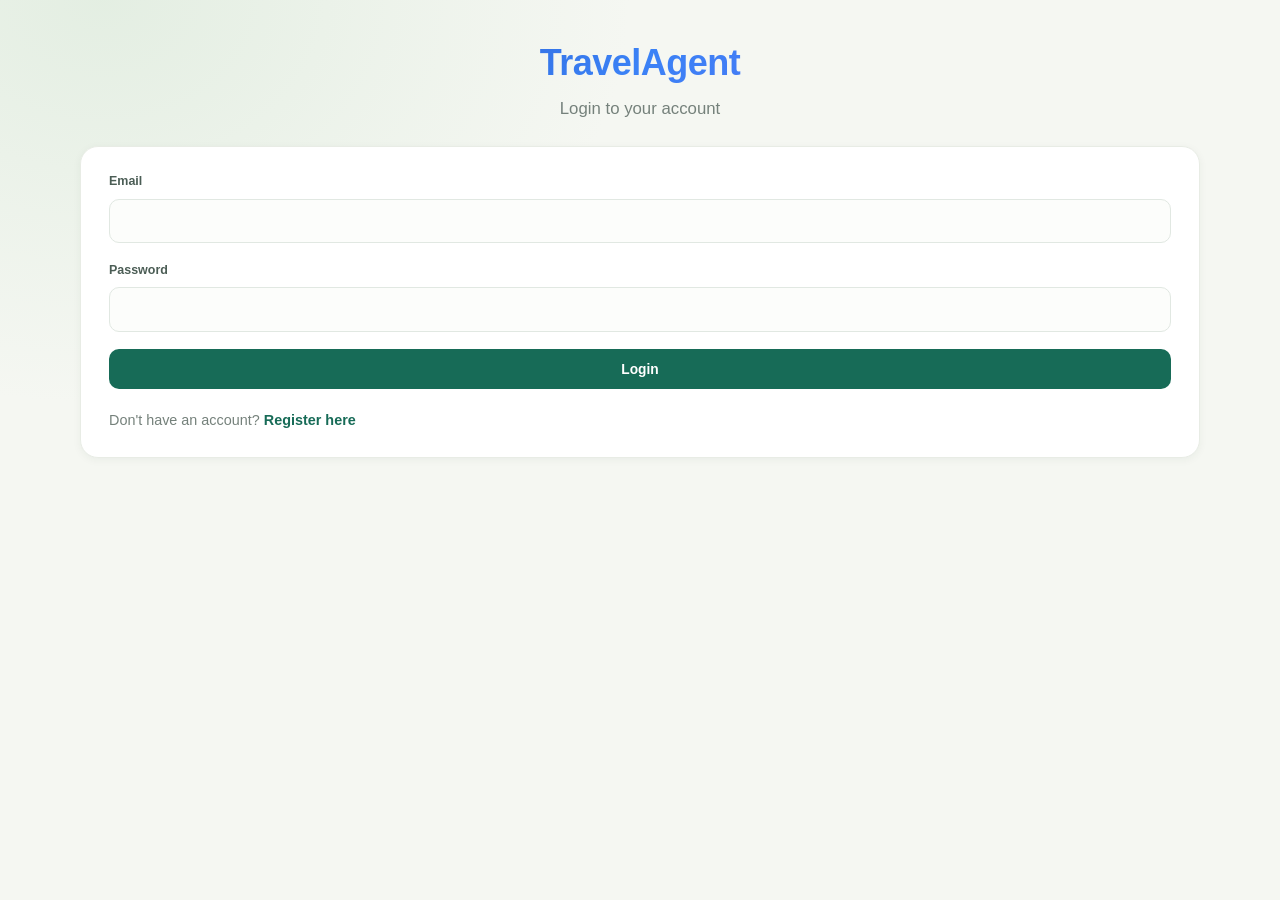
<file: frontend/index.html>
<!DOCTYPE html>
<html lang="en">
<head>
    <meta charset="UTF-8">
    <meta name="viewport" content="width=device-width, initial-scale=1.0">
    <title>TravelAgent — Your personal trip planner</title>
    <link rel="stylesheet" href="style.css">
</head>
<body>
    <div class="container">
        <header class="site-header">
            <a class="brand-lockup" href="index.html" aria-label="TravelAgent home">
                <span class="brand-mark" aria-hidden="true">✈</span>
                <span class="brand-copy">
                    <span class="header-badge">YOUR PERSONAL TRAVEL DESK</span>
                    <h1>TravelAgent</h1>
                </span>
            </a>
            <div class="header-note">
                <span class="header-note-icon" aria-hidden="true">✦</span>
                <p>Thoughtful trips start with<br><strong>a little inspiration.</strong></p>
            </div>
        </header>

        <main>
            <!-- Protected Area (Shown only when authenticated) -->
            <div id="protectedArea" class="hidden">
                <!-- User Bar Card -->
                <div class="card profile-card">
                    <div class="user-bar">
                        <div class="user-info">
                            <div class="user-avatar" id="userAvatar">U</div>
                            <div>
                                <h2 id="welcomeMessage" style="margin:0;">Welcome, Traveler</h2>
                                <span class="profile-caption"><span class="profile-caption-dot"></span> Your travel workspace</span>
                            </div>
                        </div>
                        <div class="actions">
                            <button id="checkConnectionBtn" class="secondary" title="Verify server health">⚡ Backend Status</button>
                            <button id="logoutBtn" class="danger" title="Sign out">Logout</button>
                        </div>
                    </div>
                    
                    <div id="statusArea" class="status-box hidden"></div>
                </div>

                <section class="card preferences-card" aria-labelledby="travelPreferencesTitle">
                    <div class="preferences-header">
                        <div>
                            <span class="section-eyebrow">MAKE IT YOURS</span>
                            <h2 id="travelPreferencesTitle">Travel Preferences</h2>
                            <p class="subtitle">Save recurring preferences to personalize future trip plans. You can edit or clear them anytime.</p>
                        </div>
                        <button id="clearPreferencesBtn" class="danger" type="button">Clear profile</button>
                    </div>
                    <div id="preferenceStatus" class="status-box hidden" role="status" aria-live="polite"></div>
                    <form id="preferenceForm" class="preferences-form">
                        <div class="form-group">
                            <label for="preferenceCategory">Preference type</label>
                            <select id="preferenceCategory" required>
                                <option value="destination">Destination or region</option>
                                <option value="budget">Usual budget range</option>
                                <option value="accommodation">Accommodation style</option>
                                <option value="interest">Interest</option>
                                <option value="transport">Transportation</option>
                                <option value="pace">Trip pace</option>
                                <option value="dietary">Dietary preference</option>
                                <option value="accessibility">Accessibility requirement</option>
                            </select>
                        </div>
                        <div id="preferenceChoices" class="preference-choice-area"></div>
                        <div id="preferenceCustomGroup" class="form-group">
                            <label id="preferenceValueLabel" for="preferenceValue">Preference</label>
                            <input id="preferenceValue" type="text" maxlength="300" placeholder="Add a custom preference">
                        </div>
                        <div id="preferenceDetailsGroup" class="form-group">
                            <label for="preferenceDetails">Additional details (optional)</label>
                            <input id="preferenceDetails" type="text" maxlength="200" placeholder="Anything else the planner should know?">
                        </div>
                        <div id="preferenceBudgetFields" class="preferences-budget hidden">
                            <p class="budget-helper">Your usual travel budget. This is a preference, not a mandatory budget for every trip.</p>
                            <div class="form-group">
                                <label for="preferenceBudgetBasis">Budget meaning</label>
                                <select id="preferenceBudgetBasis" required>
                                    <option value="">Choose total trip or per person</option>
                                    <option value="total_trip">Total budget for the entire trip</option>
                                    <option value="per_person">Budget per traveler</option>
                                </select>
                            </div>
                            <div class="form-group">
                                <label for="preferenceMin">Minimum amount</label>
                                <input id="preferenceMin" type="number" min="0" step="0.01">
                            </div>
                            <div class="form-group">
                                <label for="preferenceMax">Maximum amount</label>
                                <input id="preferenceMax" type="number" min="0" step="0.01">
                            </div>
                            <div class="form-group">
                                <label for="preferenceCurrency">Currency</label>
                                <select id="preferenceCurrency">
                                    <option value="INR">INR — Indian rupee</option>
                                    <option value="USD">USD — US dollar</option>
                                    <option value="EUR">EUR — Euro</option>
                                    <option value="GBP">GBP — Pound sterling</option>
                                </select>
                            </div>
                        </div>
                        <div class="actions">
                            <button id="savePreferenceBtn" type="submit">Save preference</button>
                            <button id="cancelPreferenceEditBtn" class="secondary hidden" type="button">Cancel edit</button>
                        </div>
                    </form>
                    <p id="emptyPreferences" class="preferences-empty">No saved preferences yet.</p>
                    <ul id="travelPreferencesList" class="preferences-list"></ul>
                </section>

                <!-- Master Agent Chat UI -->
                <section class="card planner-card" aria-labelledby="plannerTitle">
                    <div class="ws-controls-wrapper">
                        <div>
                            <span class="section-eyebrow">A BETTER WAY TO GET THERE</span>
                            <h2 id="plannerTitle">Where would you like to go?</h2>
                            <p class="subtitle planner-subtitle">Tell your travel assistant what you have in mind. We’ll help shape the rest.</p>
                        </div>
                        <div class="planner-connection">
                            <div class="ws-status-indicator">
                                <span id="wsStatusDot" class="status-dot disconnected"></span>
                                <span id="wsStatusText" class="badge disconnected">Disconnected</span>
                            </div>
                            <div class="ws-controls">
                                <button id="wsConnectBtn">Connect</button>
                                <button id="wsDisconnectBtn" class="secondary" disabled>Disconnect</button>
                            </div>
                        </div>
                    </div>

                    <!-- Dynamic Quick Prompt Chips -->
                    <div class="prompt-section">
                        <p class="prompt-label">A few ideas to get you started</p>
                        <div class="quick-prompts" id="quickPrompts">
                        <span class="quick-chip" data-prompt="Plan an international trip to Singapore from Bengaluru from May 5, 2027 to May 12, 2027 for 2 adults">🇸🇬 Singapore from BLR (May 2027)</span>
                        <span class="quick-chip" data-prompt="Plan a trip to Goa from Delhi from January 10, 2027 to January 14, 2027 for 2 adults">🏖️ Goa from Delhi (Jan 2027)</span>
                        <span class="quick-chip" data-prompt="Plan a trip to Dubai from Delhi from March 15, 2027 to March 20, 2027 for 2 adults">🏙️ Dubai from Delhi (Mar 2027)</span>
                        <span class="quick-chip" data-prompt="Plan a trip to Mumbai from Dehradun from December 27, 2026 to December 31, 2026 for 4 adults">🌊 Mumbai from Dehradun (Dec 2026)</span>
                        </div>
                    </div>

                    <div class="ws-chat-area">
                        <div id="wsMessages" class="messages-container"></div>
                        <div class="ws-input-area">
                            <input type="text" id="wsInput" placeholder="Describe your trip (e.g. Goa from Delhi Jan 10-14, 2027 for 2 adults)..." disabled>
                            <button id="wsSendBtn" disabled>
                                <span>Send</span> ➔
                            </button>
                        </div>
                        <p class="input-hint">Connect to your travel assistant to start planning.</p>
                    </div>
                </section>
            </div>

            <!-- Loading State -->
            <div id="loadingArea" class="card loading-card">
                <div class="loading-mark" aria-hidden="true">✈</div>
                <h2>Getting your travel desk ready</h2>
                <p>Verifying your secure session, please wait.</p>
            </div>
        </main>
    </div>
    
    <script src="auth.js"></script>
    <script src="travel_preferences.js"></script>
    <script src="script.js"></script>
    <script src="ws.js"></script>
    <script src="checkout.js"></script>
</body>
</html>
</file>
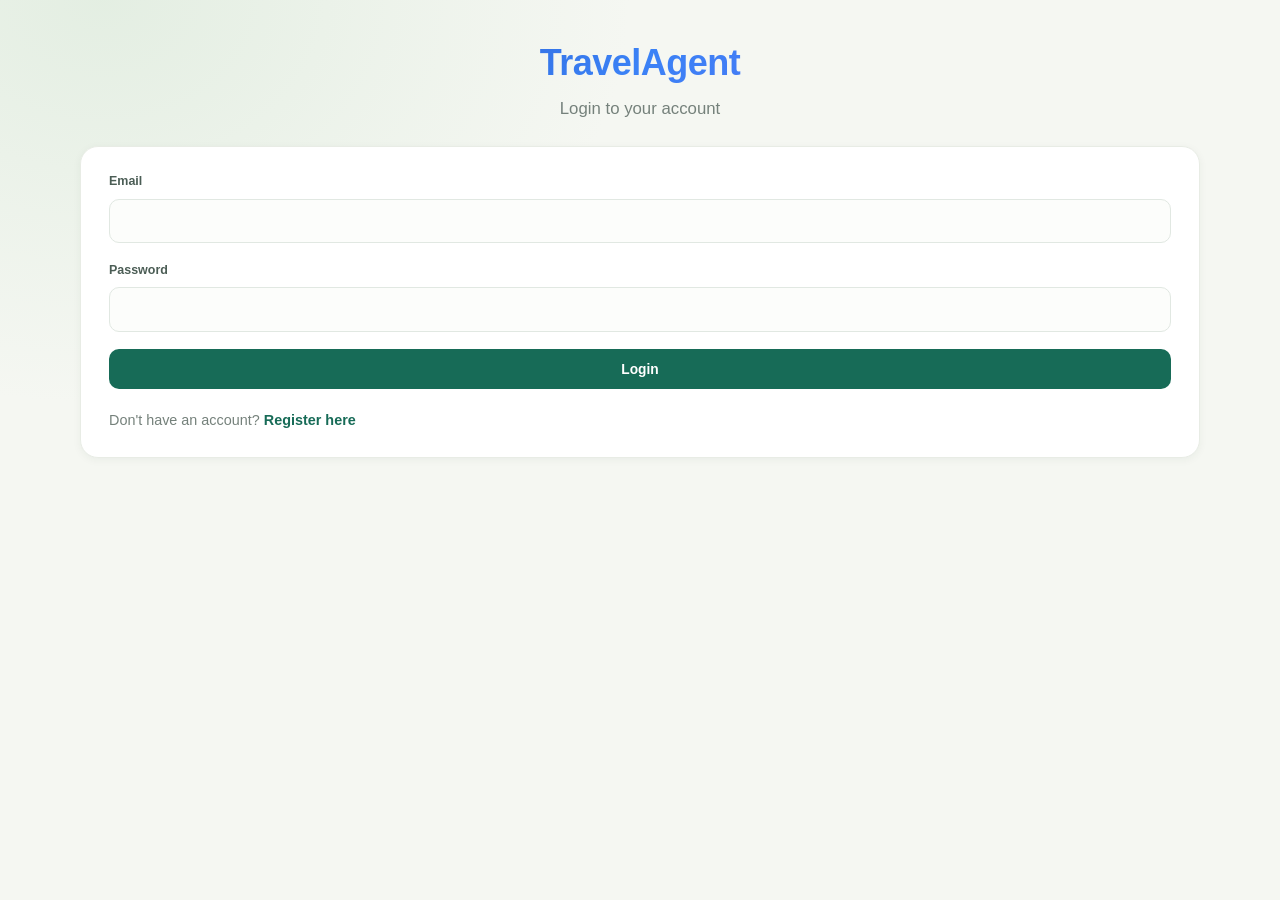
<file: frontend/login.html>
<!DOCTYPE html>
<html lang="en">
<head>
    <meta charset="UTF-8">
    <meta name="viewport" content="width=device-width, initial-scale=1.0">
    <title>Login - TravelAgent</title>
    <link rel="stylesheet" href="style.css">
</head>
<body>
    <div class="container">
        <header>
            <h1>TravelAgent</h1>
            <p>Login to your account</p>
        </header>

        <main>
            <div class="card">
                <form id="loginForm" class="auth-form">
                    <div class="form-group">
                        <label for="email">Email</label>
                        <input type="email" id="email" name="email" autocomplete="username" required>
                    </div>
                    <div class="form-group">
                        <label for="password">Password</label>
                        <input type="password" id="password" name="password" autocomplete="current-password" required>
                    </div>
                    
                    <button type="submit">Login</button>
                    
                    <div id="authStatusArea" class="status-box hidden"></div>
                </form>
                
                <div class="auth-links">
                    <p>Don't have an account? <a href="register.html">Register here</a></p>
                </div>
            </div>
        </main>
    </div>
    
    <script src="auth.js"></script>
    <script>
        document.getElementById('loginForm').addEventListener('submit', async (e) => {
            e.preventDefault();
            await loginUser();
        });
    </script>
</body>
</html>
</file>
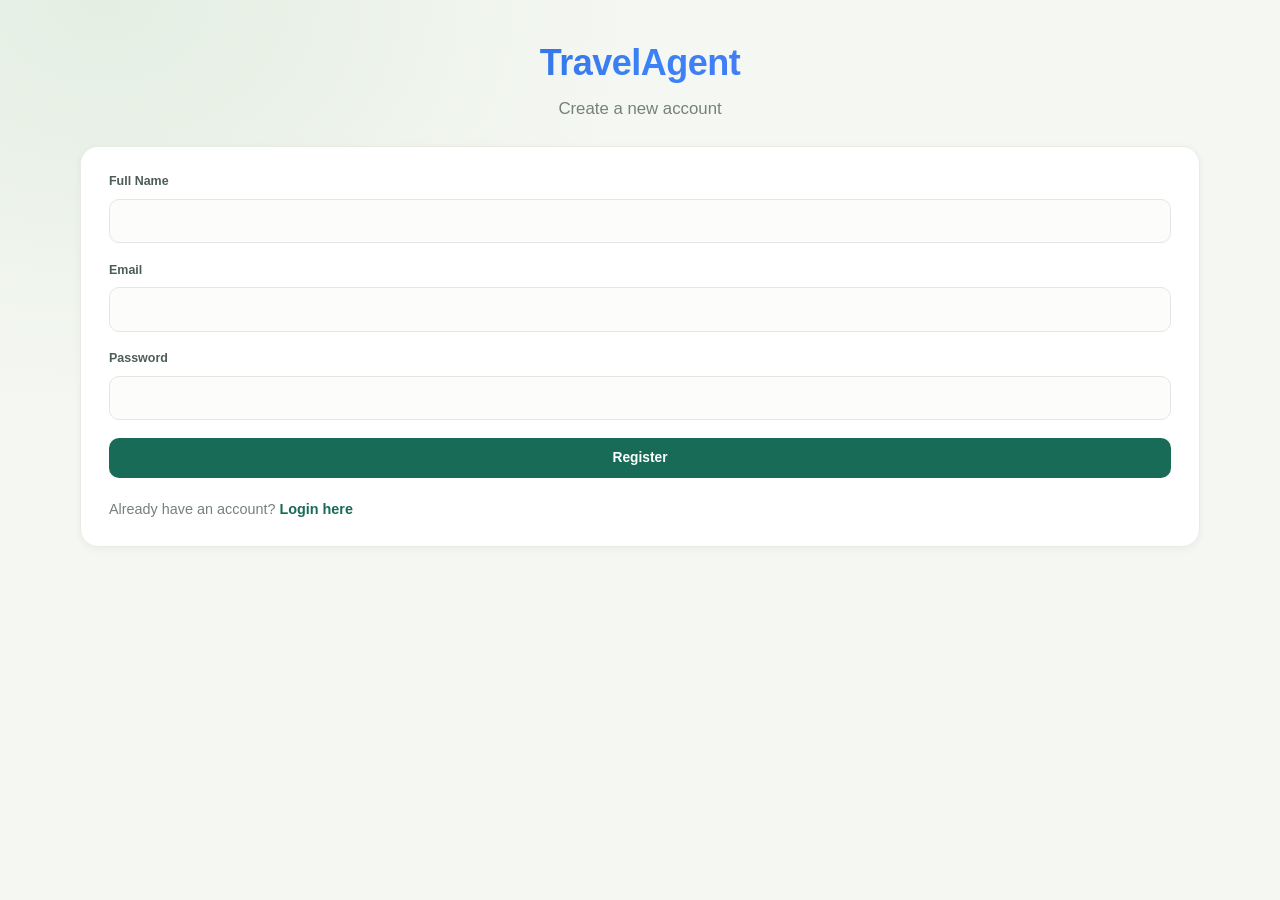
<file: frontend/register.html>
<!DOCTYPE html>
<html lang="en">
<head>
    <meta charset="UTF-8">
    <meta name="viewport" content="width=device-width, initial-scale=1.0">
    <title>Register - TravelAgent</title>
    <link rel="stylesheet" href="style.css">
</head>
<body>
    <div class="container">
        <header>
            <h1>TravelAgent</h1>
            <p>Create a new account</p>
        </header>

        <main>
            <div class="card">
                <form id="registerForm" class="auth-form">
                    <div class="form-group">
                        <label for="name">Full Name</label>
                        <input type="text" id="name" name="name" autocomplete="name" required>
                    </div>
                    <div class="form-group">
                        <label for="email">Email</label>
                        <input type="email" id="email" name="email" autocomplete="email" required>
                    </div>
                    <div class="form-group">
                        <label for="password">Password</label>
                        <input type="password" id="password" name="password" autocomplete="new-password" required>
                    </div>
                    
                    <button type="submit">Register</button>
                    
                    <div id="authStatusArea" class="status-box hidden"></div>
                </form>
                
                <div class="auth-links">
                    <p>Already have an account? <a href="login.html">Login here</a></p>
                </div>
            </div>
        </main>
    </div>
    
    <script src="auth.js"></script>
    <script>
        document.getElementById('registerForm').addEventListener('submit', async (e) => {
            e.preventDefault();
            await registerUser();
        });
    </script>
</body>
</html>
</file>
<file: frontend/style.css>
:root {
    --primary-color: #3b82f6;
    --primary-hover: #2563eb;
    --primary-light: #eff6ff;
    --secondary-color: #ef4444;
    --secondary-hover: #dc2626;
    --accent-purple: #8b5cf6;
    --accent-emerald: #10b981;
    --bg-gradient: linear-gradient(135deg, #f0f4f8 0%, #e2e8f0 100%);
    --card-bg: rgba(255, 255, 255, 0.95);
    --card-border: rgba(226, 232, 240, 0.8);
    --text-color: #0f172a;
    --text-muted: #64748b;
    --border-radius: 12px;
    --border-radius-sm: 8px;
    --shadow-sm: 0 1px 3px rgba(0, 0, 0, 0.05);
    --shadow-md: 0 4px 6px -1px rgba(0, 0, 0, 0.07), 0 2px 4px -2px rgba(0, 0, 0, 0.05);
    --shadow-lg: 0 10px 25px -3px rgba(0, 0, 0, 0.08), 0 4px 6px -4px rgba(0, 0, 0, 0.04);
    --transition: all 0.2s cubic-bezier(0.4, 0, 0.2, 1);
}

* {
    box-sizing: border-box;
    margin: 0;
    padding: 0;
}

body {
    font-family: -apple-system, BlinkMacSystemFont, 'Segoe UI', Roboto, Helvetica, Arial, sans-serif;
    background: var(--bg-gradient);
    color: var(--text-color);
    line-height: 1.6;
    min-height: 100vh;
    display: flex;
    justify-content: center;
    align-items: flex-start;
    padding: 20px 10px;
}

.container {
    max-width: 1120px;
    width: 100%;
    margin: 0 auto;
    padding: 10px;
}

header {
    text-align: center;
    margin-bottom: 1.5rem;
    position: relative;
}

.header-badge {
    display: inline-flex;
    align-items: center;
    gap: 6px;
    padding: 4px 12px;
    background: #e0e7ff;
    color: #4338ca;
    border-radius: 20px;
    font-size: 0.8rem;
    font-weight: 600;
    margin-bottom: 8px;
    letter-spacing: 0.5px;
}

h1 {
    background: linear-gradient(135deg, #1e40af, #3b82f6, #6366f1);
    -webkit-background-clip: text;
    -webkit-text-fill-color: transparent;
    font-size: 2.25rem;
    font-weight: 800;
    letter-spacing: -0.5px;
    margin-bottom: 0.25rem;
}

header p {
    color: var(--text-muted);
    font-size: 1.05rem;
}

/* Card Component */
.card {
    background: var(--card-bg);
    backdrop-filter: blur(8px);
    border: 1px solid var(--card-border);
    padding: 1.5rem;
    border-radius: var(--border-radius);
    box-shadow: var(--shadow-md);
    margin-bottom: 1.5rem;
    transition: var(--transition);
}

.card:hover {
    box-shadow: var(--shadow-lg);
}

.card h2 {
    color: #1e293b;
    font-size: 1.35rem;
    font-weight: 700;
    margin-bottom: 0.5rem;
}

/* Top bar / user profile card */
.user-bar {
    display: flex;
    justify-content: space-between;
    align-items: center;
    flex-wrap: wrap;
    gap: 12px;
}

.user-info {
    display: flex;
    align-items: center;
    gap: 10px;
}

.user-avatar {
    width: 40px;
    height: 40px;
    border-radius: 50%;
    background: linear-gradient(135deg, #3b82f6, #8b5cf6);
    color: white;
    display: flex;
    align-items: center;
    justify-content: center;
    font-weight: 700;
    font-size: 1.1rem;
    box-shadow: var(--shadow-sm);
}

/* Buttons */
button {
    background-color: var(--primary-color);
    color: white;
    border: none;
    padding: 9px 18px;
    font-size: 0.95rem;
    border-radius: var(--border-radius-sm);
    cursor: pointer;
    font-weight: 600;
    display: inline-flex;
    align-items: center;
    justify-content: center;
    gap: 6px;
    transition: var(--transition);
    box-shadow: var(--shadow-sm);
}

button:hover:not(:disabled) {
    background-color: var(--primary-hover);
    transform: translateY(-1px);
    box-shadow: var(--shadow-md);
}

button:active:not(:disabled) {
    transform: translateY(0);
}

button.secondary {
    background-color: #64748b;
}

button.secondary:hover:not(:disabled) {
    background-color: #475569;
}

button.danger {
    background-color: var(--secondary-color);
}

button.danger:hover:not(:disabled) {
    background-color: var(--secondary-hover);
}

button:disabled {
    background-color: #cbd5e1;
    color: #94a3b8;
    cursor: not-allowed;
    box-shadow: none;
    transform: none;
}

.actions {
    display: flex;
    gap: 8px;
    flex-wrap: wrap;
}

/* Status / Alert Box */
.status-box {
    margin-top: 1rem;
    padding: 0.85rem 1rem;
    border-radius: var(--border-radius-sm);
    font-size: 0.875rem;
    line-height: 1.5;
    animation: fadeIn 0.3s ease-in-out;
}

.status-box.hidden { display: none; }

.status-box.success {
    background-color: #ecfdf5;
    color: #065f46;
    border: 1px solid #a7f3d0;
}

.status-box.error {
    background-color: #fef2f2;
    color: #991b1b;
    border: 1px solid #fecaca;
}

/* Forms */
.auth-form {
    display: flex;
    flex-direction: column;
    gap: 1.1rem;
    text-align: left;
}

.form-group {
    display: flex;
    flex-direction: column;
    gap: 0.4rem;
}

.form-group label {
    font-size: 0.9rem;
    font-weight: 600;
    color: #334155;
}

.form-group input {
    padding: 11px 14px;
    border: 1px solid #cbd5e1;
    border-radius: var(--border-radius-sm);
    font-size: 0.95rem;
    transition: var(--transition);
}

.form-group input:focus {
    outline: none;
    border-color: var(--primary-color);
    box-shadow: 0 0 0 3px rgba(59, 130, 246, 0.2);
}

.preferences-header {
    display: flex;
    justify-content: space-between;
    align-items: flex-start;
    gap: 12px;
    margin-bottom: 1rem;
}

.preferences-header h2 {
    margin-bottom: 0.25rem;
}

.preferences-form {
    display: grid;
    grid-template-columns: repeat(auto-fit, minmax(180px, 1fr));
    gap: 0.85rem;
    align-items: end;
}

.preferences-form select,
.preferences-form input {
    width: 100%;
    min-height: 42px;
    padding: 9px 12px;
    border: 1px solid #cbd5e1;
    border-radius: var(--border-radius-sm);
    background: white;
    font: inherit;
}

.preferences-budget {
    display: grid;
    grid-template-columns: repeat(auto-fit, minmax(160px, 1fr));
    gap: 0.85rem;
    grid-column: 1 / -1;
    padding: 1rem;
    background: #f8fbff;
    border: 1px solid #dbeafe;
    border-radius: var(--border-radius-sm);
}

.preferences-budget.hidden {
    display: none;
}

.preferences-form .actions {
    grid-column: 1 / -1;
}

.preferences-form .form-group input,
.preferences-form .form-group select,
#preferenceChoices select {
    width: 100%;
    min-height: 42px;
    padding: 9px 12px;
    border: 1px solid #cbd5e1;
    border-radius: var(--border-radius-sm);
    background: #fff;
    font: inherit;
}

.preferences-form input:focus-visible,
.preferences-form select:focus-visible,
.preference-image-option:focus-within,
.preference-chip-option:focus-within {
    outline: 3px solid rgba(59, 130, 246, 0.35);
    outline-offset: 2px;
}

.budget-helper {
    grid-column: 1 / -1;
    color: var(--text-muted);
    font-size: 0.86rem;
}

.preference-choice-area {
    grid-column: 1 / -1;
}

.preference-choice-group {
    min-width: 0;
    border: 0;
}

.preference-choice-group legend {
    font-size: 0.9rem;
    font-weight: 650;
    color: #334155;
    margin-bottom: 0.55rem;
}

.preference-image-options {
    display: grid;
    grid-template-columns: repeat(auto-fit, minmax(145px, 1fr));
    gap: 0.65rem;
}

.preference-image-option {
    position: relative;
    display: flex;
    flex-direction: column;
    gap: 0.45rem;
    overflow: hidden;
    border: 1px solid #dbe3ee;
    border-radius: 10px;
    background: #fff;
    cursor: pointer;
    transition: var(--transition);
}

.preference-image-option:has(input:checked) {
    border-color: var(--primary-color);
    box-shadow: 0 0 0 2px rgba(59, 130, 246, 0.16);
    background: #f5f9ff;
}

.preference-image-option img {
    display: block;
    width: 100%;
    height: 78px;
    object-fit: cover;
    background: #eff6ff;
}

.preference-image-option input,
.preference-chip-option input {
    accent-color: var(--primary-color);
}

.preference-image-option span,
.preference-image-option small {
    padding: 0 0.65rem;
}

.preference-image-option span {
    color: #1e293b;
    font-weight: 650;
}

.preference-image-option small {
    padding-bottom: 0.65rem;
    color: var(--text-muted);
    line-height: 1.35;
}

.preference-chip-options {
    display: flex;
    flex-wrap: wrap;
    gap: 0.55rem;
}

.preference-chip-option {
    display: inline-flex;
    align-items: center;
    gap: 0.4rem;
    padding: 0.45rem 0.7rem;
    border: 1px solid #dbe3ee;
    border-radius: 999px;
    background: #fff;
    color: #334155;
    cursor: pointer;
}

.preference-chip-option:has(input:checked) {
    border-color: #60a5fa;
    background: #eff6ff;
    color: #1d4ed8;
}

.preferences-empty {
    margin-top: 1rem;
    color: var(--text-muted);
    font-size: 0.9rem;
}

.preferences-list {
    display: grid;
    gap: 0.6rem;
    list-style: none;
    margin-top: 1rem;
}

.preference-item {
    display: flex;
    justify-content: space-between;
    align-items: center;
    gap: 1rem;
    padding: 0.75rem 0.9rem;
    border: 1px solid #e2e8f0;
    border-radius: var(--border-radius-sm);
    background: #f8fafc;
}

.preference-item-title {
    font-weight: 600;
    color: #334155;
}

.preference-item-value {
    color: var(--text-muted);
    overflow-wrap: anywhere;
}

.hotel-options-grid {
    display: grid;
    grid-template-columns: repeat(auto-fit, minmax(260px, 1fr));
    gap: 12px;
    margin-top: 10px;
}

.hotel-option-card {
    overflow: hidden;
    border: 1px solid #dbe3ee;
    border-radius: 10px;
    background: #fff;
    box-shadow: var(--shadow-sm);
}

.hotel-option-image {
    display: block;
    width: 100%;
    height: 170px;
    object-fit: cover;
    background: #eff6ff;
}

.hotel-option-content {
    padding: 12px;
}

.hotel-price-note {
    margin-top: 4px;
    color: #64748b;
    font-size: 0.76rem;
}

.flight-option-card {
    display: flex;
    align-items: center;
    gap: 12px;
    padding: 10px;
    border: 1px solid #dbe3ee;
    border-radius: 9px;
    background: #f8fafc;
}

.flight-placeholder {
    flex: 0 0 128px;
    width: 128px;
    height: 58px;
    object-fit: cover;
    border-radius: 6px;
    background: #eff6ff;
}

.flight-option-content {
    min-width: 0;
    flex: 1;
}

@media (max-width: 520px) {
    .preferences-header,
    .preference-item {
        align-items: stretch;
        flex-direction: column;
    }
}

.auth-links {
    margin-top: 1.25rem;
    font-size: 0.9rem;
    color: var(--text-muted);
}

.auth-links a {
    color: var(--primary-color);
    text-decoration: none;
    font-weight: 600;
}

.auth-links a:hover {
    text-decoration: underline;
}

.hidden {
    display: none !important;
}

/* WebSocket Controls & Top Row */
.ws-controls-wrapper {
    display: flex;
    justify-content: space-between;
    align-items: center;
    flex-wrap: wrap;
    gap: 12px;
    padding-bottom: 12px;
    margin-bottom: 12px;
    border-bottom: 1px solid #e2e8f0;
}

.ws-controls {
    display: flex;
    gap: 8px;
}

.ws-status-indicator {
    display: flex;
    align-items: center;
    gap: 8px;
    font-size: 0.85rem;
    font-weight: 600;
}

.status-dot {
    width: 10px;
    height: 10px;
    border-radius: 50%;
    display: inline-block;
    transition: var(--transition);
}

.status-dot.disconnected { background-color: #ef4444; box-shadow: 0 0 0 3px rgba(239, 68, 68, 0.2); }
.status-dot.connecting { background-color: #f59e0b; box-shadow: 0 0 0 3px rgba(245, 158, 11, 0.2); animation: pulse 1.5s infinite; }
.status-dot.connected { background-color: #10b981; box-shadow: 0 0 0 3px rgba(16, 185, 129, 0.2); }

.badge {
    padding: 3px 9px;
    border-radius: 14px;
    font-size: 0.75rem;
    font-weight: 600;
    color: white;
}

.badge.disconnected { background-color: var(--secondary-color); }
.badge.connecting { background-color: #f59e0b; }
.badge.connected { background-color: #10b981; }

/* Quick Suggestion Chips */
.quick-prompts {
    display: flex;
    flex-wrap: wrap;
    gap: 8px;
    margin-bottom: 14px;
}

.quick-chip {
    background: #f1f5f9;
    color: #334155;
    border: 1px solid #e2e8f0;
    padding: 6px 12px;
    border-radius: 20px;
    font-size: 0.8rem;
    cursor: pointer;
    transition: var(--transition);
    user-select: none;
}

.quick-chip:hover {
    background: var(--primary-light);
    color: var(--primary-color);
    border-color: #bfdbfe;
    transform: translateY(-1px);
}

/* Chat & Messages Area */
.ws-chat-area {
    display: flex;
    flex-direction: column;
}

.messages-container {
    height: 480px;
    max-height: 65vh;
    border: 1px solid #e2e8f0;
    border-radius: var(--border-radius);
    overflow-y: auto;
    padding: 16px;
    margin-bottom: 1rem;
    background: #f8fafc;
    display: flex;
    flex-direction: column;
    gap: 12px;
    scroll-behavior: smooth;
}

/* Custom Scrollbar */
.messages-container::-webkit-scrollbar {
    width: 6px;
}
.messages-container::-webkit-scrollbar-track {
    background: #f1f5f9;
}
.messages-container::-webkit-scrollbar-thumb {
    background: #cbd5e1;
    border-radius: 4px;
}
.messages-container::-webkit-scrollbar-thumb:hover {
    background: #94a3b8;
}

/* Message Bubble */
.chat-bubble {
    max-width: 85%;
    padding: 10px 14px;
    border-radius: 12px;
    font-size: 0.9rem;
    line-height: 1.45;
    animation: slideUp 0.25s ease-out;
}

.chat-bubble.user {
    align-self: flex-end;
    background: linear-gradient(135deg, #3b82f6, #2563eb);
    color: white;
    border-bottom-right-radius: 2px;
    box-shadow: 0 2px 4px rgba(37, 99, 235, 0.2);
}

.chat-bubble.agent {
    align-self: flex-start;
    background: white;
    color: var(--text-color);
    border: 1px solid #e2e8f0;
    border-bottom-left-radius: 2px;
    box-shadow: var(--shadow-sm);
}

.chat-bubble.system {
    align-self: center;
    background: #f1f5f9;
    color: var(--text-muted);
    font-size: 0.8rem;
    border-radius: 20px;
    padding: 4px 14px;
}

/* Input Area */
.ws-input-area {
    display: flex;
    gap: 10px;
    background: white;
    padding: 6px;
    border: 1px solid #cbd5e1;
    border-radius: var(--border-radius);
    box-shadow: var(--shadow-sm);
    transition: var(--transition);
}

.ws-input-area:focus-within {
    border-color: var(--primary-color);
    box-shadow: 0 0 0 3px rgba(59, 130, 246, 0.15);
}

.ws-input-area input {
    flex: 1;
    padding: 10px 14px;
    border: none;
    outline: none;
    font-size: 0.95rem;
    background: transparent;
}

.ws-input-area input:disabled {
    cursor: not-allowed;
    color: #94a3b8;
}

.ws-input-area button {
    margin: 0;
    padding: 8px 20px;
    border-radius: var(--border-radius-sm);
}

/* Plan Result Card */
.plan-result {
    background: white;
    border: 1px solid #e2e8f0;
    border-radius: var(--border-radius);
    padding: 16px;
    margin-top: 8px;
    box-shadow: var(--shadow-sm);
    animation: fadeIn 0.3s ease-in-out;
}

.plan-result h4 {
    margin-bottom: 8px;
    font-size: 1.1rem;
    font-weight: 700;
}

.plan-grid {
    display: grid;
    grid-template-columns: repeat(auto-fit, minmax(200px, 1fr));
    gap: 10px;
    background: #f8fafc;
    padding: 12px;
    border-radius: var(--border-radius-sm);
    margin: 10px 0;
    font-size: 0.875rem;
}

.plan-grid div {
    display: flex;
    align-items: center;
    gap: 6px;
}

/* Responsive Media Queries */
@media (max-width: 768px) {
    body {
        padding: 10px 6px;
    }

    .container {
        padding: 4px;
    }

    h1 {
        font-size: 1.85rem;
    }

    .card {
        padding: 1.1rem;
    }

    .ws-controls-wrapper {
        flex-direction: column;
        align-items: flex-start;
    }

    .user-bar {
        flex-direction: column;
        align-items: flex-start;
    }

    .messages-container {
        height: 420px;
        padding: 10px;
    }

    .chat-bubble {
        max-width: 92%;
    }

    .plan-grid {
        grid-template-columns: 1fr;
    }
}

@media (max-width: 480px) {
    .ws-input-area {
        flex-direction: column;
        padding: 8px;
    }

    .ws-input-area button {
        width: 100%;
    }

    .flight-option-card {
        align-items: stretch;
        flex-direction: column;
    }

    .flight-placeholder {
        width: 100%;
        height: 76px;
        flex-basis: auto;
    }

    .hotel-options-grid {
        grid-template-columns: 1fr;
    }

    .actions {
        width: 100%;
    }

    .actions button {
        flex: 1;
    }
}

/* Keyframe Animations */
@keyframes fadeIn {
    from { opacity: 0; transform: translateY(4px); }
    to { opacity: 1; transform: translateY(0); }
}

@keyframes slideUp {
    from { opacity: 0; transform: translateY(8px); }
    to { opacity: 1; transform: translateY(0); }
}

@keyframes pulse {
    0%, 100% { opacity: 1; }
    50% { opacity: 0.4; }
}

/* Travel dashboard refresh */
:root {
    --primary-color: #176b57;
    --primary-hover: #105745;
    --primary-light: #e8f4ee;
    --secondary-color: #c65c4b;
    --secondary-hover: #ae493a;
    --bg-gradient: #f5f7f2;
    --card-bg: #fff;
    --card-border: #e8ece5;
    --text-color: #1d302c;
    --text-muted: #75817b;
    --border-radius: 18px;
    --border-radius-sm: 11px;
    --shadow-sm: 0 2px 8px rgba(27, 54, 44, 0.05);
    --shadow-md: 0 8px 24px rgba(27, 54, 44, 0.07);
    --shadow-lg: 0 14px 34px rgba(27, 54, 44, 0.1);
}

body {
    background:
        radial-gradient(ellipse at 8% 0%, rgba(215, 232, 215, 0.58), transparent 33rem),
        #f5f7f2;
    color: var(--text-color);
    padding: 34px 24px 56px;
}

.container {
    max-width: 1120px;
    padding: 0;
}

.site-header {
    display: flex;
    align-items: center;
    justify-content: space-between;
    margin: 0 0 26px;
    text-align: left;
}

.brand-lockup {
    display: inline-flex;
    align-items: center;
    gap: 14px;
    color: inherit;
    text-decoration: none;
}

.brand-mark,
.loading-mark {
    display: grid;
    width: 54px;
    height: 54px;
    place-items: center;
    border-radius: 17px;
    background: #176b57;
    color: #fff;
    font-size: 1.65rem;
    box-shadow: 0 8px 18px rgba(23, 107, 87, 0.2);
    transform: rotate(-8deg);
}

.brand-copy {
    display: grid;
    gap: 0;
}

.header-badge {
    width: fit-content;
    margin: 0 0 1px;
    padding: 0;
    background: transparent;
    color: #638175;
    font-size: 0.66rem;
    letter-spacing: 1.5px;
}

.site-header h1 {
    margin: 0;
    background: none;
    color: #1d302c;
    -webkit-text-fill-color: currentColor;
    font-size: 1.55rem;
    line-height: 1.2;
    letter-spacing: -0.7px;
}

.header-note {
    display: flex;
    align-items: center;
    gap: 11px;
    color: #75817b;
    font-size: 0.88rem;
    line-height: 1.45;
}

.header-note p {
    font-size: inherit;
}

.header-note strong {
    color: #35584a;
    font-weight: 650;
}

.header-note-icon {
    display: grid;
    width: 37px;
    height: 37px;
    place-items: center;
    border: 1px solid #e3e9df;
    border-radius: 50%;
    background: rgba(255, 255, 255, 0.8);
    color: #bd8d4d;
    font-size: 1.1rem;
}

.card {
    padding: 25px 28px;
    border-color: var(--card-border);
    border-radius: 18px;
    background: var(--card-bg);
    box-shadow: var(--shadow-sm);
}

.card:hover {
    box-shadow: var(--shadow-md);
}

.card h2 {
    color: #203b32;
    font-size: 1.28rem;
    letter-spacing: -0.35px;
}

.profile-card {
    padding-top: 18px;
    padding-bottom: 18px;
}

.user-bar {
    gap: 18px;
}

.user-info {
    gap: 13px;
}

.user-avatar {
    width: 46px;
    height: 46px;
    border: 3px solid #edf5ef;
    background: linear-gradient(145deg, #2f8a6a, #176b57);
    font-size: 1rem;
}

.profile-card .user-info h2 {
    font-size: 1rem;
    letter-spacing: -0.1px;
}

.profile-caption {
    display: inline-flex;
    align-items: center;
    gap: 6px;
    color: var(--text-muted);
    font-size: 0.78rem;
}

.profile-caption-dot {
    width: 7px;
    height: 7px;
    border-radius: 50%;
    background: #55a67e;
}

button {
    min-height: 40px;
    padding: 9px 15px;
    border-radius: 10px;
    background: var(--primary-color);
    font-size: 0.86rem;
    box-shadow: none;
}

button.secondary {
    background-color: #edf3ef;
    color: #37594b;
}

button.secondary:hover:not(:disabled) {
    background-color: #e1ece5;
}

button.danger {
    background: #fbefed;
    color: #a64e40;
}

button.danger:hover:not(:disabled) {
    background: #f7e2de;
}

.preferences-card {
    padding-top: 27px;
}

.preferences-header {
    align-items: center;
    margin-bottom: 22px;
}

.preferences-header h2 {
    margin-bottom: 4px;
}

.subtitle {
    color: var(--text-muted);
    font-size: 0.9rem;
    line-height: 1.55;
}

.section-eyebrow {
    display: block;
    margin-bottom: 6px;
    color: #6c927f;
    font-size: 0.66rem;
    font-weight: 750;
    letter-spacing: 1.45px;
}

.preferences-form {
    grid-template-columns: repeat(auto-fit, minmax(175px, 1fr));
    gap: 14px;
}

.form-group label {
    color: #4b5d55;
    font-size: 0.78rem;
}

.preferences-form select,
.preferences-form input,
.form-group input {
    min-height: 44px;
    padding: 10px 12px;
    border-color: #e1e8e2;
    border-radius: 10px;
    background-color: #fcfdfb;
    color: #294238;
    font: inherit;
    font-size: 0.88rem;
}

.preferences-form select:focus,
.preferences-form input:focus,
.form-group input:focus {
    outline: none;
    border-color: #6fa78d;
    box-shadow: 0 0 0 3px rgba(23, 107, 87, 0.1);
}

.preference-item {
    padding: 12px 14px;
    border-color: #e9eee9;
    border-radius: 12px;
    background: #fafcf9;
}

.preference-item-title {
    color: #365348;
    font-size: 0.87rem;
}

.preference-item-value {
    margin-top: 2px;
    font-size: 0.84rem;
}

.planner-card {
    padding: 30px;
    border-color: #e1eae2;
    background:
        radial-gradient(ellipse at 100% 0%, rgba(229, 241, 227, 0.72), transparent 38%),
        #fff;
}

.ws-controls-wrapper {
    align-items: center;
    gap: 20px;
    padding-bottom: 23px;
    margin-bottom: 20px;
    border-bottom-color: #e8eee8;
}

.planner-card h2 {
    margin-bottom: 5px;
    font-size: clamp(1.5rem, 3vw, 1.95rem);
    letter-spacing: -0.8px;
}

.planner-subtitle {
    max-width: 540px;
}

.planner-connection {
    display: flex;
    align-items: center;
    gap: 13px;
}

.ws-status-indicator {
    gap: 8px;
    color: #67786f;
}

.status-dot {
    width: 8px;
    height: 8px;
}

.status-dot.disconnected {
    background-color: #d38a68;
    box-shadow: 0 0 0 4px rgba(211, 138, 104, 0.13);
}

.status-dot.connecting {
    background-color: #d39a4d;
    box-shadow: 0 0 0 4px rgba(211, 154, 77, 0.13);
}

.status-dot.connected {
    background-color: #48a477;
    box-shadow: 0 0 0 4px rgba(72, 164, 119, 0.13);
}

.badge.disconnected {
    background: #f7e9e3;
    color: #a85c43;
}

.badge.connecting {
    background: #fbf1df;
    color: #946721;
}

.badge.connected {
    background: #e4f3e9;
    color: #347650;
}

.quick-prompts {
    gap: 9px;
    margin-bottom: 18px;
}

.prompt-label {
    margin-bottom: 9px;
    color: #6c7d73;
    font-size: 0.78rem;
    font-weight: 600;
}

.quick-chip {
    padding: 8px 12px;
    border-color: #e4ebe4;
    border-radius: 999px;
    background: #fff;
    color: #53685d;
    font-size: 0.78rem;
}

.quick-chip:hover {
    border-color: #b9d6c5;
    background: #eef6ef;
    color: #176b57;
}

.messages-container {
    height: 410px;
    max-height: 62vh;
    padding: 18px;
    border-color: #e7ede7;
    border-radius: 15px;
    background: rgba(249, 251, 248, 0.88);
}

.messages-container:empty {
    display: grid;
    place-content: center;
    text-align: center;
}

.messages-container:empty::before {
    content: "✦";
    display: grid;
    width: 46px;
    height: 46px;
    place-items: center;
    justify-self: center;
    margin-bottom: 12px;
    border-radius: 15px;
    background: #edf5ed;
    color: #4c8c6d;
    font-size: 1.35rem;
}

.messages-container:empty::after {
    content: "Your next adventure starts here";
    color: #75877d;
    font-size: 0.88rem;
}

.chat-bubble {
    border-radius: 14px;
}

.chat-bubble.user {
    border-bottom-right-radius: 4px;
    background: #176b57;
}

.chat-bubble.agent {
    border-color: #e5ebe5;
    border-bottom-left-radius: 4px;
}

.chat-bubble.system {
    background: #edf3ef;
    color: #708076;
}

.ws-input-area {
    gap: 8px;
    padding: 6px;
    border-color: #dfe8e0;
    border-radius: 13px;
}

.ws-input-area input {
    min-width: 0;
    padding: 11px 12px;
    color: #294238;
    font-size: 0.9rem;
}

.ws-input-area input::placeholder {
    color: #9aa69e;
}

.ws-input-area button {
    min-width: 104px;
    border-radius: 9px;
}

.input-hint {
    margin: 9px 3px 0;
    color: #98a49c;
    font-size: 0.72rem;
}

.plan-result {
    border-color: #e5ebe5;
    border-radius: 14px;
}

.loading-card {
    display: grid;
    justify-items: center;
    padding: 58px 24px;
    text-align: center;
}

.loading-mark {
    margin-bottom: 20px;
    animation: float 2.4s ease-in-out infinite;
}

.loading-card h2 {
    margin-bottom: 5px;
}

.loading-card p {
    color: var(--text-muted);
    font-size: 0.9rem;
}

.status-box.success,
.status-box.error {
    border-radius: 11px;
}

@keyframes float {
    0%, 100% { transform: translateY(0) rotate(-8deg); }
    50% { transform: translateY(-5px) rotate(-4deg); }
}

@media (max-width: 768px) {
    body {
        padding: 24px 16px 40px;
    }

    .container {
        padding: 0;
    }

    .site-header {
        margin-bottom: 20px;
    }

    .card,
    .planner-card {
        padding: 22px;
    }

    .profile-card {
        padding-top: 16px;
        padding-bottom: 16px;
    }

    .ws-controls-wrapper {
        align-items: flex-start;
    }

    .planner-connection {
        width: 100%;
        justify-content: space-between;
    }

    .messages-container {
        height: 380px;
        max-height: 58vh;
    }
}

@media (max-width: 520px) {
    body {
        padding: 18px 12px 30px;
    }

    .header-note {
        display: none;
    }

    .brand-mark {
        width: 46px;
        height: 46px;
        border-radius: 14px;
    }

    .site-header h1 {
        font-size: 1.35rem;
    }

    .header-badge {
        font-size: 0.58rem;
    }

    .card,
    .planner-card {
        padding: 19px 16px;
        border-radius: 15px;
    }

    .preferences-header {
        align-items: flex-start;
        flex-direction: column;
    }

    .preferences-header > button {
        width: 100%;
    }

    .planner-connection {
        align-items: flex-start;
        flex-direction: column;
        gap: 10px;
    }

    .ws-controls {
        width: 100%;
    }

    .ws-controls button {
        flex: 1;
    }

    .quick-prompts {
        gap: 7px;
    }

    .quick-chip {
        font-size: 0.73rem;
    }

    .messages-container {
        height: 340px;
        max-height: 55vh;
        padding: 12px;
    }

    .actions button {
        flex: initial;
    }

    .preferences-form .actions button {
        flex: 1;
    }
}

@media (prefers-reduced-motion: reduce) {
    *,
    *::before,
    *::after {
        scroll-behavior: auto !important;
        animation-duration: 0.01ms !important;
        animation-iteration-count: 1 !important;
        transition-duration: 0.01ms !important;
    }
}

.weather-panel {
    margin-top: 15px;
    border-left: 4px solid #0284c7;
}

.weather-heading {
    display: flex;
    align-items: flex-start;
    justify-content: space-between;
    gap: 12px;
}

.weather-heading h4,
.weather-forecast-title {
    margin: 0;
    color: #155e75;
}

.weather-timezone,
.weather-source,
.weather-advisory {
    color: #64748b;
    font-size: 0.78rem;
}

.weather-current {
    margin-top: 12px;
    padding: 13px;
    border: 1px solid #dbeafe;
    border-radius: 12px;
    background: #f0f9ff;
}

.weather-current-main {
    display: flex;
    flex-wrap: wrap;
    align-items: baseline;
    gap: 10px;
    color: #0c4a6e;
}

.weather-current-main > span:last-child {
    font-size: 1.25rem;
    font-weight: 700;
}

.weather-current-detail,
.weather-day-details {
    display: flex;
    flex-wrap: wrap;
    gap: 6px 14px;
    margin-top: 7px;
    color: #475569;
    font-size: 0.82rem;
}

.weather-current > p,
.weather-source,
.weather-advisory {
    margin: 8px 0 0;
}

.weather-message,
.weather-unavailable {
    margin-top: 9px;
    color: #92400e;
    font-size: 0.86rem;
}

.weather-forecast-title {
    margin-top: 14px;
    margin-bottom: 8px;
    font-size: 0.96rem;
}

.weather-days {
    display: grid;
    grid-template-columns: repeat(auto-fit, minmax(min(100%, 270px), 1fr));
    gap: 9px;
}

.weather-day {
    min-width: 0;
    padding: 11px;
    border: 1px solid #e2e8f0;
    border-radius: 11px;
    background: #fff;
}

.weather-day h5,
.weather-condition {
    margin: 0 0 6px;
    color: #334155;
}

.weather-condition {
    font-weight: 650;
}

.weather-hourly {
    margin-top: 9px;
    color: #475569;
    font-size: 0.78rem;
}

.weather-hourly > div {
    display: flex;
    flex-wrap: wrap;
    gap: 5px;
    margin-top: 5px;
}

.weather-hourly > div > span {
    padding: 4px 6px;
    border-radius: 6px;
    background: #f1f5f9;
}

.weather-warnings {
    margin: 8px 0 0;
    padding-left: 18px;
    color: #9a3412;
    font-size: 0.8rem;
}

@media (max-width: 520px) {
    .weather-heading {
        flex-direction: column;
    }

    .weather-day-details {
        gap: 5px 10px;
    }
}
</file>
